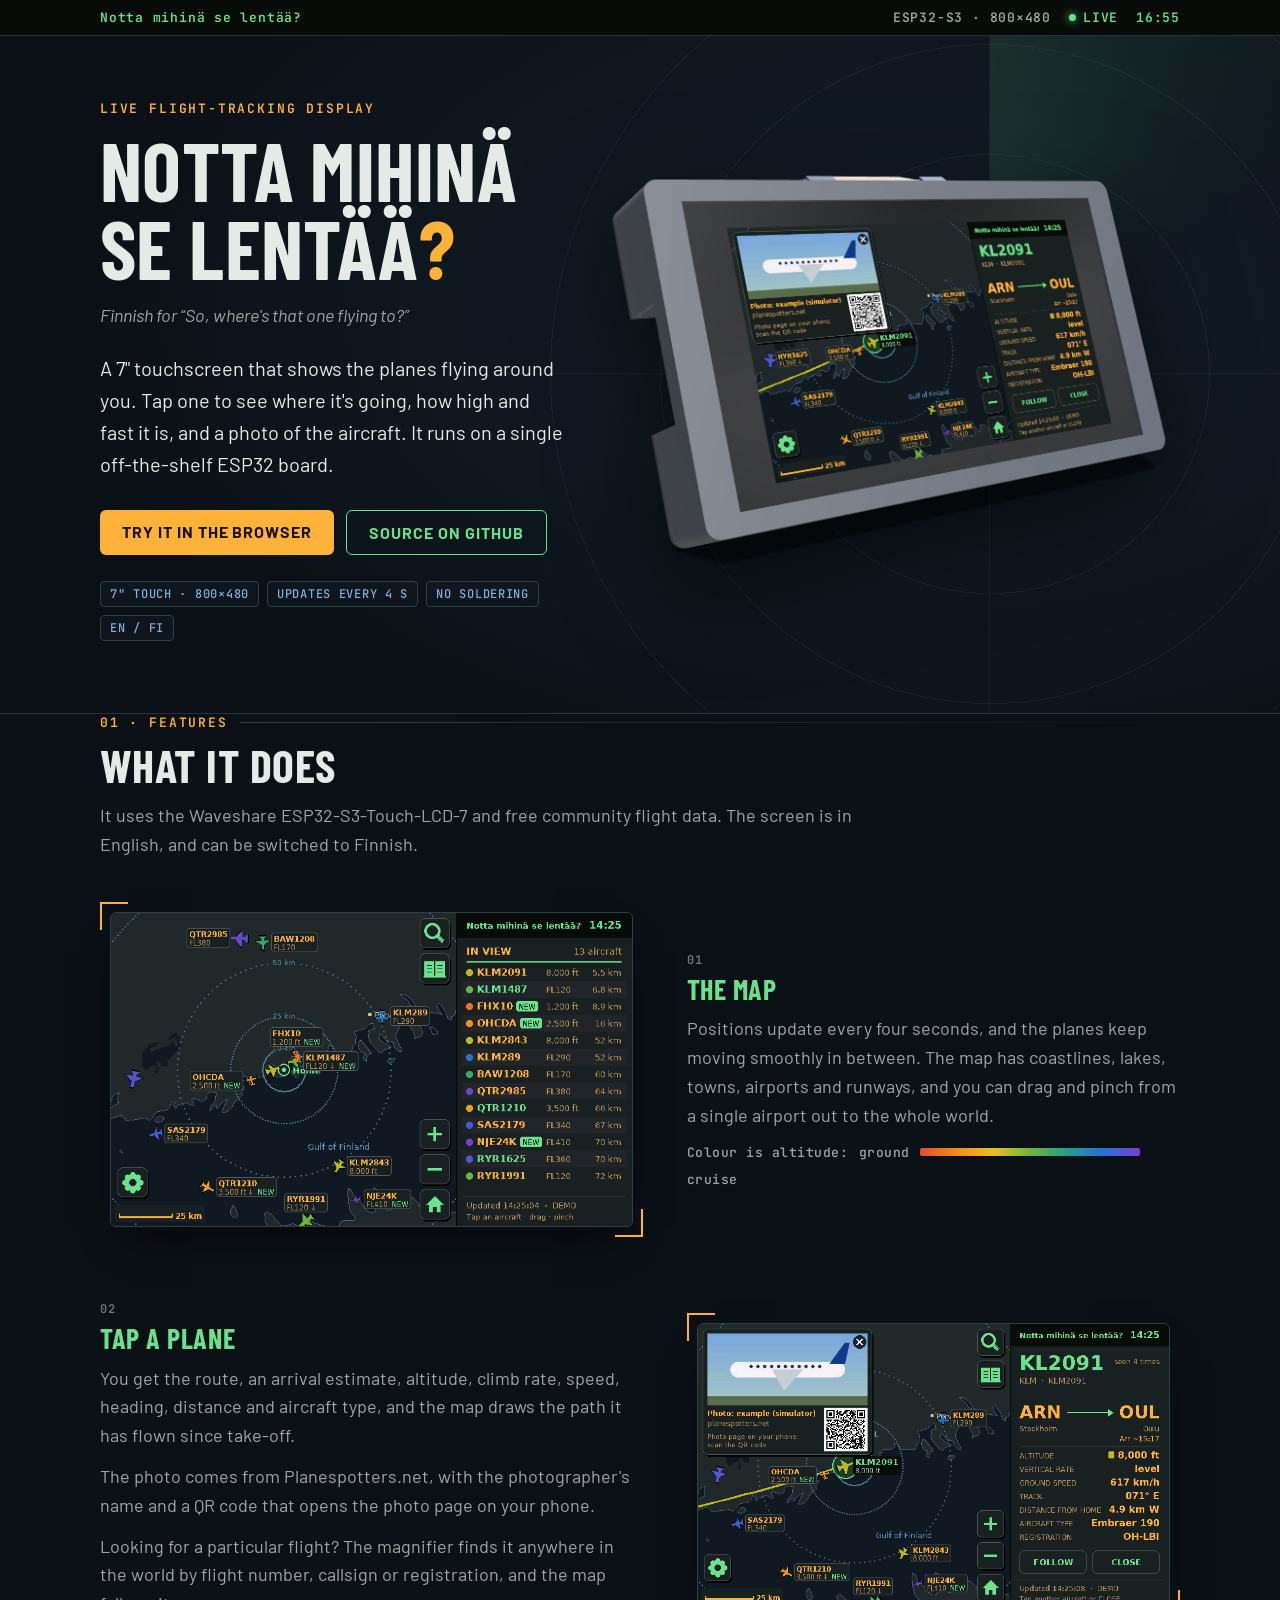
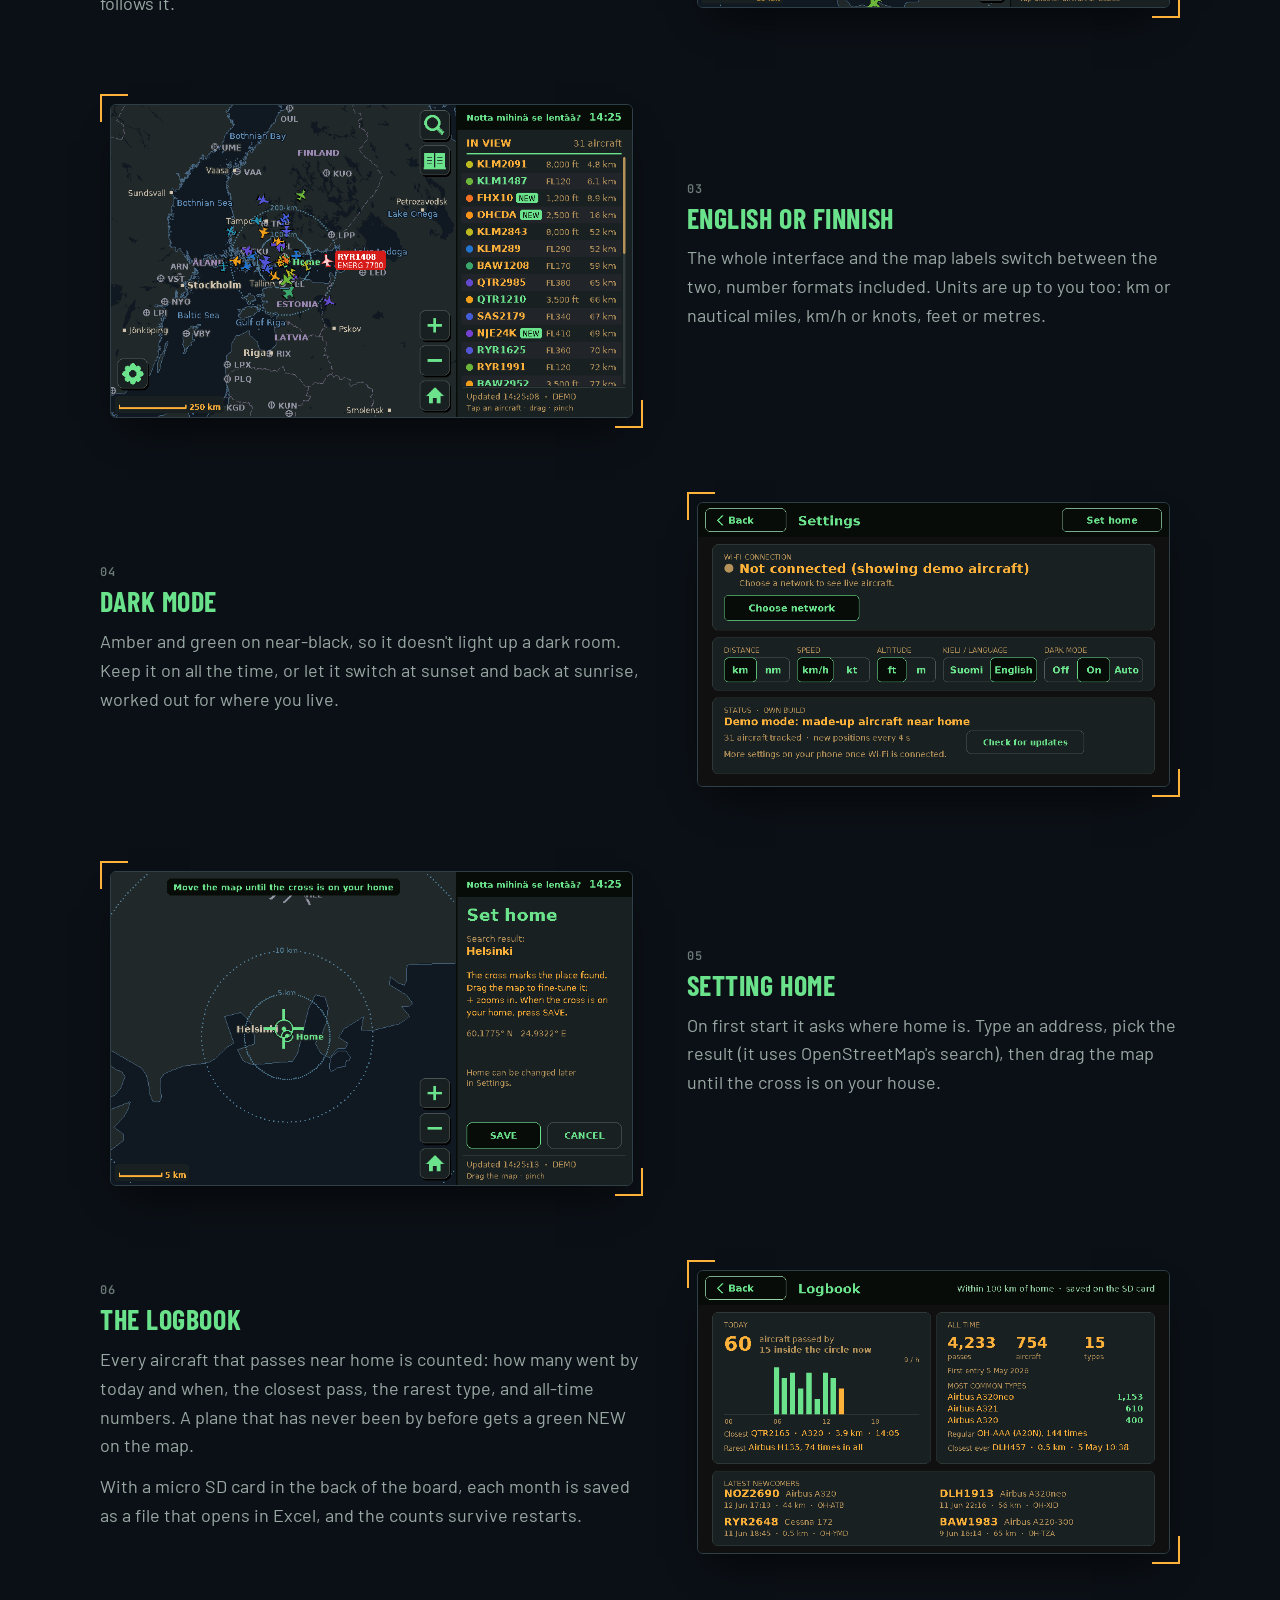
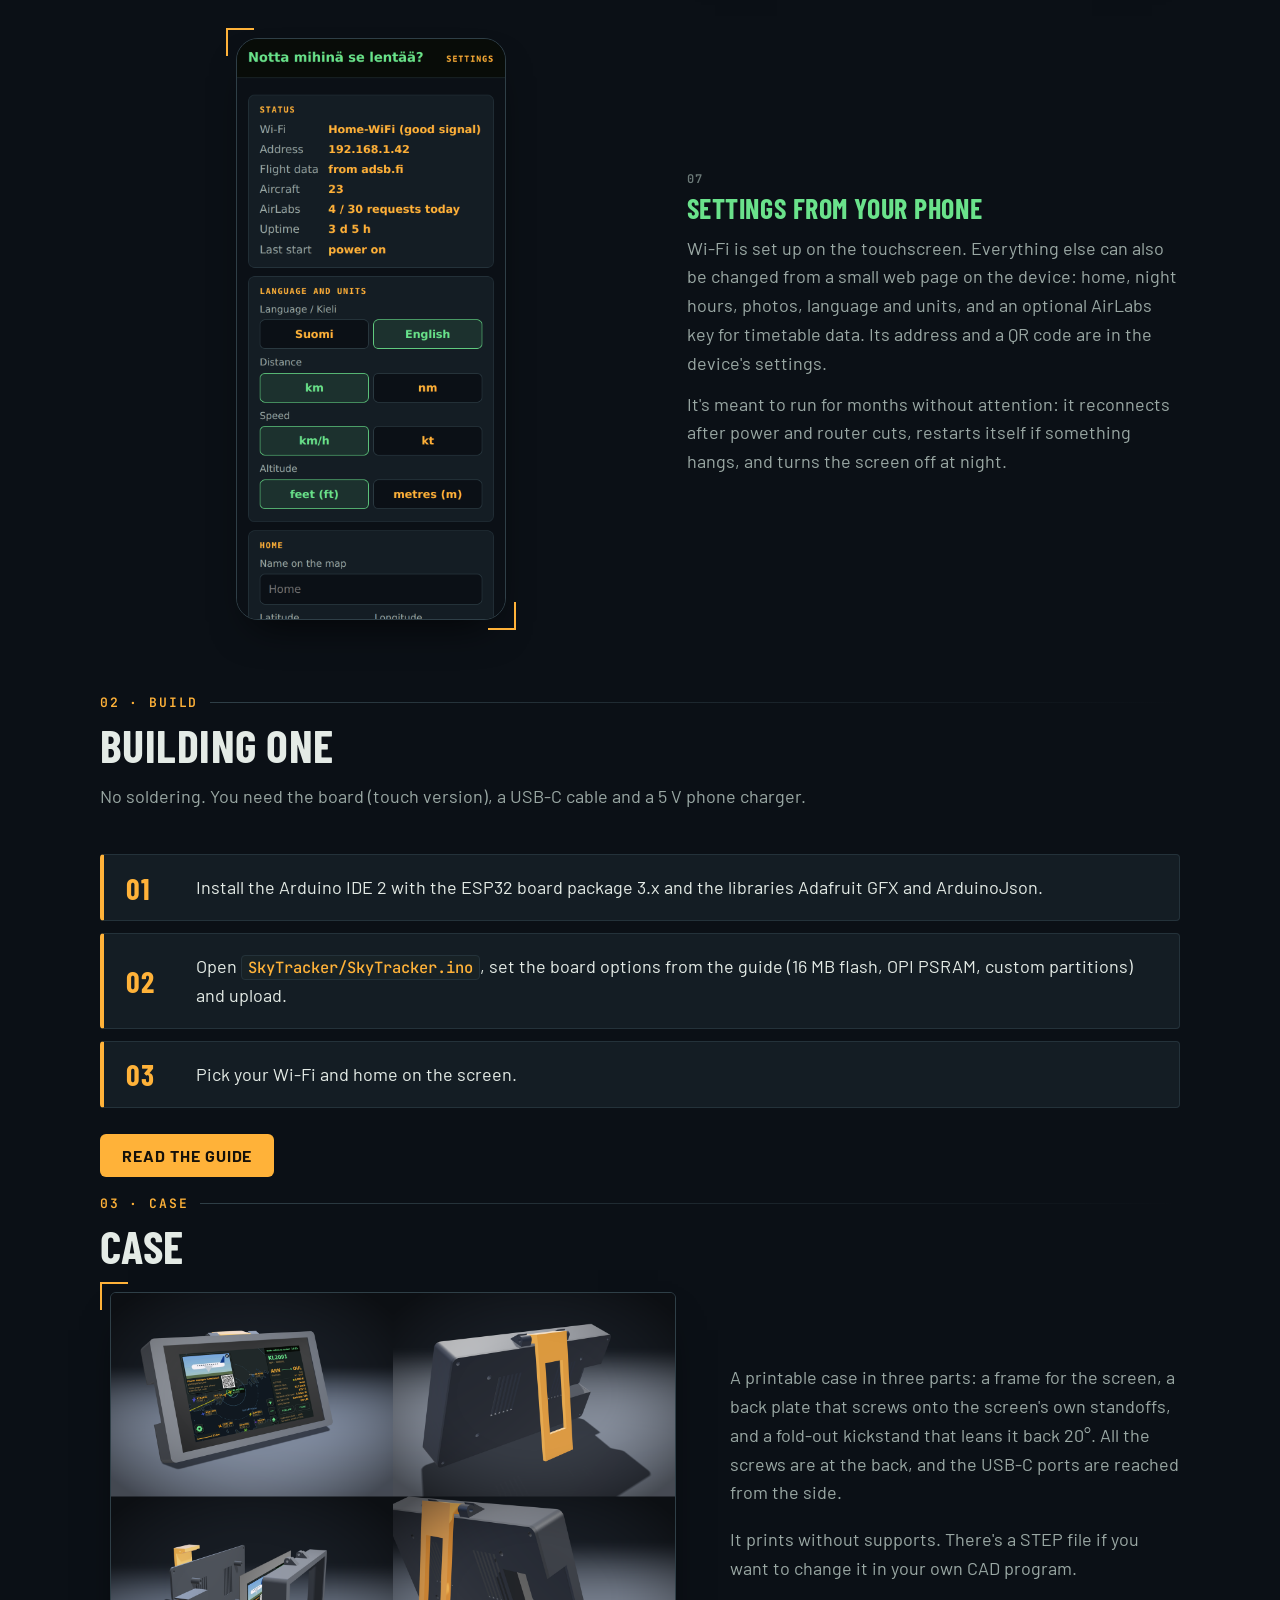
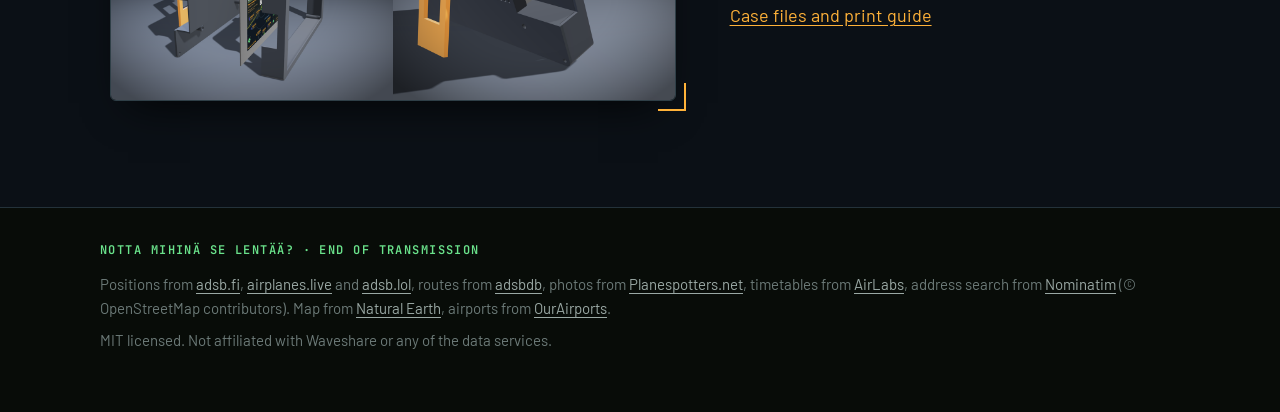
<file: docs/index.html>
<!doctype html>
<html lang="en">
<head>
<meta charset="utf-8">
<meta name="viewport" content="width=device-width, initial-scale=1">
<title>Notta mihinä se lentää? · live flight-tracking display</title>
<meta name="description" content="A live flight-tracking display for the Waveshare ESP32-S3-Touch-LCD-7: touch map, routes, flight data and aircraft photos.">
<meta property="og:title" content="Notta mihinä se lentää?">
<meta property="og:description" content="A live flight-tracking display for the Waveshare ESP32-S3-Touch-LCD-7.">
<meta property="og:image" content="https://n41kh05.github.io/notta-mihina-se-lentaa/img/social.png">
<meta property="og:type" content="website">
<meta name="twitter:card" content="summary_large_image">
<link rel="icon" href="favicon.svg">
<link rel="preconnect" href="https://fonts.googleapis.com">
<link rel="preconnect" href="https://fonts.gstatic.com" crossorigin>
<link rel="stylesheet" href="https://fonts.googleapis.com/css2?family=Barlow:ital,wght@0,400;0,500;0,600;0,700;1,400&family=Barlow+Condensed:wght@600;700&family=JetBrains+Mono:wght@500;600&display=swap">
<link rel="stylesheet" href="style.css?v=21">
<meta name="theme-color" content="#080c08">
</head>
<body>

<div class="strip">
  <div class="wrap">
    <span class="name">Notta mihinä se lentää?</span>
    <span class="right"><span class="hide-sm">ESP32-S3 · 800×480</span><span class="live">LIVE</span><time id="clock">--:--</time></span>
  </div>
</div>

<header class="hero">
  <div class="radar" aria-hidden="true"></div>
  <div class="wrap">
    <div>
      <p class="eyebrow">Live flight-tracking display</p>
      <h1>Notta mihinä se lentää<span class="q">?</span></h1>
      <p class="dialect">Finnish for “So, where's that one flying to?”</p>
      <p class="lede">A 7" touchscreen that shows the planes flying around you. Tap one to see where it's going, how high and fast it is, and a photo of the aircraft. It runs on a single off-the-shelf ESP32 board.</p>
      <div class="btns">
        <a class="btn primary" href="simulator.html?v=23">Try it in the browser</a>
        <a class="btn ghost" href="https://github.com/N41KH05/notta-mihina-se-lentaa">Source on GitHub</a>
      </div>
      <ul class="specs">
        <li>7" TOUCH · 800×480</li><li>UPDATES EVERY 4 S</li><li>NO SOLDERING</li><li>EN / FI</li>
      </ul>
    </div>
    <img class="device" src="img/device.png" width="1196" height="859" alt="The display in its 3D-printed case, showing a flight from Stockholm to Oulu in dark mode">
  </div>
</header>

<main>
<section class="wrap" id="features">
  <p class="label">01 · Features</p>
  <h2>What it does</h2>
  <p class="sub">It uses the Waveshare ESP32-S3-Touch-LCD-7 and free community flight data. The screen is in English, and can be switched to Finnish.</p>

  <div class="feature">
    <div class="frame"><img class="shot" src="img/map.png" width="800" height="480" alt="Map with planes around Helsinki" loading="lazy"></div>
    <div>
      <p class="num">01</p>
      <h3>The map</h3>
      <p>Positions update every four seconds, and the planes keep moving smoothly in between. The map has coastlines, lakes, towns, airports and runways, and you can drag and pinch from a single airport out to the whole world.</p>
      <div class="alt"><span>Colour is altitude:</span><span>ground</span><span class="bar" aria-hidden="true"></span><span>cruise</span></div>
    </div>
  </div>

  <div class="feature">
    <div class="frame"><img class="shot" src="img/selected.png" width="800" height="480" alt="A selected plane with its route and photo" loading="lazy"></div>
    <div>
      <p class="num">02</p>
      <h3>Tap a plane</h3>
      <p>You get the route, an arrival estimate, altitude, climb rate, speed, heading, distance and aircraft type, and the map draws the path it has flown since take-off.</p>
      <p>The photo comes from Planespotters.net, with the photographer's name and a QR code that opens the photo page on your phone.</p>
      <p>Looking for a particular flight? The magnifier finds it anywhere in the world by flight number, callsign or registration, and the map follows it.</p>
    </div>
  </div>

  <div class="feature">
    <div class="frame"><img class="shot" src="img/zoomout.png" width="800" height="480" alt="Zoomed out over the Baltic Sea" loading="lazy"></div>
    <div>
      <p class="num">03</p>
      <h3>English or Finnish</h3>
      <p>The whole interface and the map labels switch between the two, number formats included. Units are up to you too: km or nautical miles, km/h or knots, feet or metres.</p>
    </div>
  </div>

  <div class="feature">
    <div class="frame"><img class="shot" src="img/settings.png" width="800" height="480" alt="The settings screen with the dark mode switch" loading="lazy"></div>
    <div>
      <p class="num">04</p>
      <h3>Dark mode</h3>
      <p>Amber and green on near-black, so it doesn't light up a dark room. Keep it on all the time, or let it switch at sunset and back at sunrise, worked out for where you live.</p>
    </div>
  </div>

  <div class="feature">
    <div class="frame"><img class="shot" src="img/home_pick.png" width="800" height="480" alt="Setting home with a crosshair on the map" loading="lazy"></div>
    <div>
      <p class="num">05</p>
      <h3>Setting home</h3>
      <p>On first start it asks where home is. Type an address, pick the result (it uses OpenStreetMap's search), then drag the map until the cross is on your house.</p>
    </div>
  </div>

  <div class="feature">
    <div class="frame"><img class="shot" src="img/logbook.png" width="800" height="480" alt="The logbook: today's passes by hour and the all-time counts" loading="lazy"></div>
    <div>
      <p class="num">06</p>
      <h3>The logbook</h3>
      <p>Every aircraft that passes near home is counted: how many went by today and when, the closest pass, the rarest type, and all-time numbers. A plane that has never been by before gets a green NEW on the map.</p>
      <p>With a micro SD card in the back of the board, each month is saved as a file that opens in Excel, and the counts survive restarts.</p>
    </div>
  </div>

  <div class="feature">
    <div class="frame phone"><img class="shot" src="img/phone.png" width="780" height="1688" alt="The settings page on a phone" loading="lazy"></div>
    <div>
      <p class="num">07</p>
      <h3>Settings from your phone</h3>
      <p>Wi-Fi is set up on the touchscreen. Everything else can also be changed from a small web page on the device: home, night hours, photos, language and units, and an optional AirLabs key for timetable data. Its address and a QR code are in the device's settings.</p>
      <p>It's meant to run for months without attention: it reconnects after power and router cuts, restarts itself if something hangs, and turns the screen off at night.</p>
    </div>
  </div>
</section>

<section class="wrap" id="build">
  <p class="label">02 · Build</p>
  <h2>Building one</h2>
  <p class="sub">No soldering. You need the board (touch version), a USB-C cable and a 5 V phone charger.</p>
  <ol class="steps">
    <li>Install the Arduino IDE 2 with the ESP32 board package 3.x and the libraries Adafruit GFX and ArduinoJson.</li>
    <li>Open <code>SkyTracker/SkyTracker.ino</code>, set the board options from the guide (16 MB flash, OPI PSRAM, custom partitions) and upload.</li>
    <li>Pick your Wi-Fi and home on the screen.</li>
  </ol>
  <p class="guide-link"><a class="btn primary" href="https://github.com/N41KH05/notta-mihina-se-lentaa/blob/main/GUIDE.md">Read the guide</a></p>
</section>

<section class="wrap" id="case">
  <p class="label">03 · Case</p>
  <h2>Case</h2>
  <div class="case">
    <div class="frame"><img class="shot" src="img/case.png" width="1800" height="1300" alt="Renders of the 3D-printed case" loading="lazy"></div>
    <div>
      <p>A printable case in three parts: a frame for the screen, a back plate that screws onto the screen's own standoffs, and a fold-out kickstand that leans it back 20°. All the screws are at the back, and the USB-C ports are reached from the side.</p>
      <p>It prints without supports. There's a STEP file if you want to change it in your own CAD program.</p>
      <p><a href="https://github.com/N41KH05/notta-mihina-se-lentaa/tree/main/case">Case files and print guide</a></p>
    </div>
  </div>
</section>
</main>

<footer>
  <div class="wrap">
    <p class="sign">NOTTA MIHINÄ SE LENTÄÄ? · END OF TRANSMISSION</p>
    <p>Positions from <a href="https://adsb.fi">adsb.fi</a>, <a href="https://airplanes.live">airplanes.live</a> and <a href="https://adsb.lol">adsb.lol</a>, routes from <a href="https://www.adsbdb.com">adsbdb</a>, photos from <a href="https://www.planespotters.net">Planespotters.net</a>, timetables from <a href="https://airlabs.co">AirLabs</a>, address search from <a href="https://nominatim.org">Nominatim</a> (© OpenStreetMap contributors). Map from <a href="https://www.naturalearthdata.com">Natural Earth</a>, airports from <a href="https://ourairports.com">OurAirports</a>.</p>
    <p>MIT licensed. Not affiliated with Waveshare or any of the data services.</p>
  </div>
</footer>
<script>
(function () {
  var el = document.getElementById("clock");
  function tick() { var d = new Date(); el.textContent = String(d.getHours()).padStart(2, "0") + ":" + String(d.getMinutes()).padStart(2, "0"); }
  tick(); setInterval(tick, 10000);
})();
</script>
</body>
</html>
</file>
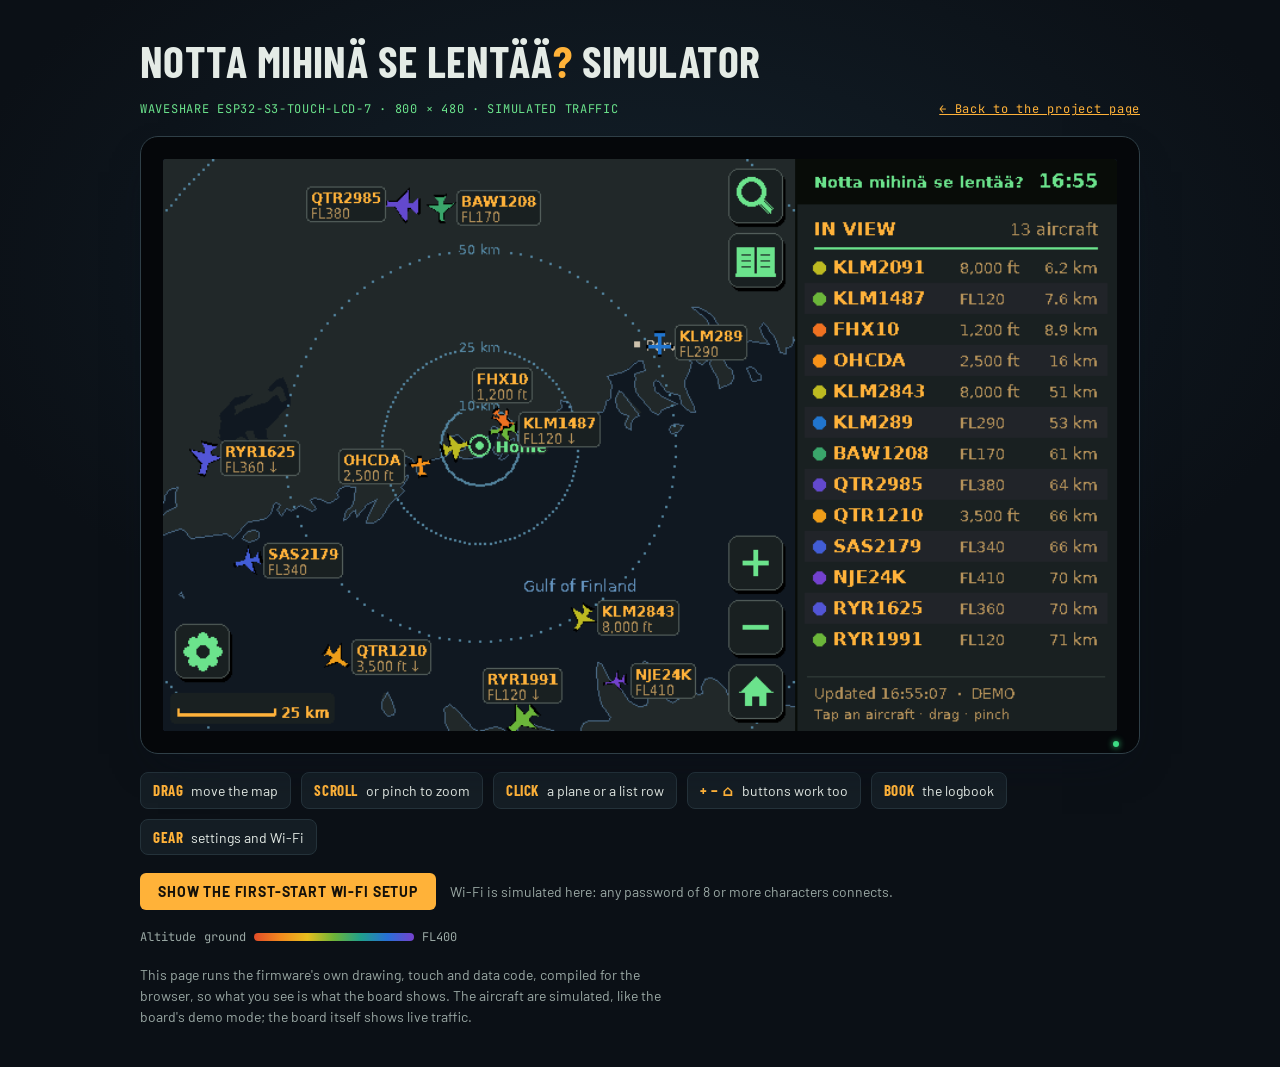
<file: docs/simulator.html>
<!doctype html>
<html lang="en">
<head>
<meta charset="utf-8">
<meta name="viewport" content="width=device-width, initial-scale=1">
<title>Notta mihinä se lentää? – simulator</title>
<link rel="icon" href="favicon.svg">
<link rel="preconnect" href="https://fonts.googleapis.com">
<link rel="preconnect" href="https://fonts.gstatic.com" crossorigin>
<link rel="stylesheet" href="https://fonts.googleapis.com/css2?family=Barlow:wght@400;600;700&family=Barlow+Condensed:wght@700&family=JetBrains+Mono:wght@500&display=swap">
<link rel="stylesheet" href="simulator.css?v=23">
<meta name="theme-color" content="#080c08">
</head>
<body>
<div class="wrap">
  <header>
    <h1>Notta mihinä se lentää<span class="q">?</span> Simulator</h1>
    <p class="spec">WAVESHARE ESP32-S3-TOUCH-LCD-7 · 800 × 480 · SIMULATED TRAFFIC</p>
    <p class="spec back"><a href="./">← Back to the project page</a></p>
  </header>

  <div class="device">
    <div class="screen">
      <canvas id="screen" width="800" height="480" tabindex="0" aria-label="Screen: drag to move the map, scroll to zoom, click a plane to select it"></canvas>
      <div class="status" id="status">Starting the firmware…</div>
    </div>
  </div>

  <ul class="legend" aria-label="Controls">
    <li><b>Drag</b> move the map</li>
    <li><b>Scroll</b> or pinch to zoom</li>
    <li><b>Click</b> a plane or a list row</li>
    <li><b>+ − ⌂</b> buttons work too</li>
    <li><b>Book</b> the logbook</li>
    <li><b>Gear</b> settings and Wi-Fi</li>
  </ul>

  <div class="tryrow">
    <button type="button" id="firstRun" class="try">Show the first-start Wi-Fi setup</button>
    <span class="hint">Wi-Fi is simulated here: any password of 8 or more characters connects.</span>
  </div>

  <div class="alt"><span>Altitude</span><span>ground</span><span class="bar" aria-hidden="true"></span><span>FL400</span></div>

  <p class="note">This page runs the firmware's own drawing, touch and data code, compiled for the browser, so what you see is what the board shows. The aircraft are simulated, like the board's demo mode; the board itself shows live traffic.</p>
</div>

<script src="simulator.js?v=23"></script>
</body>
</html>
</file>
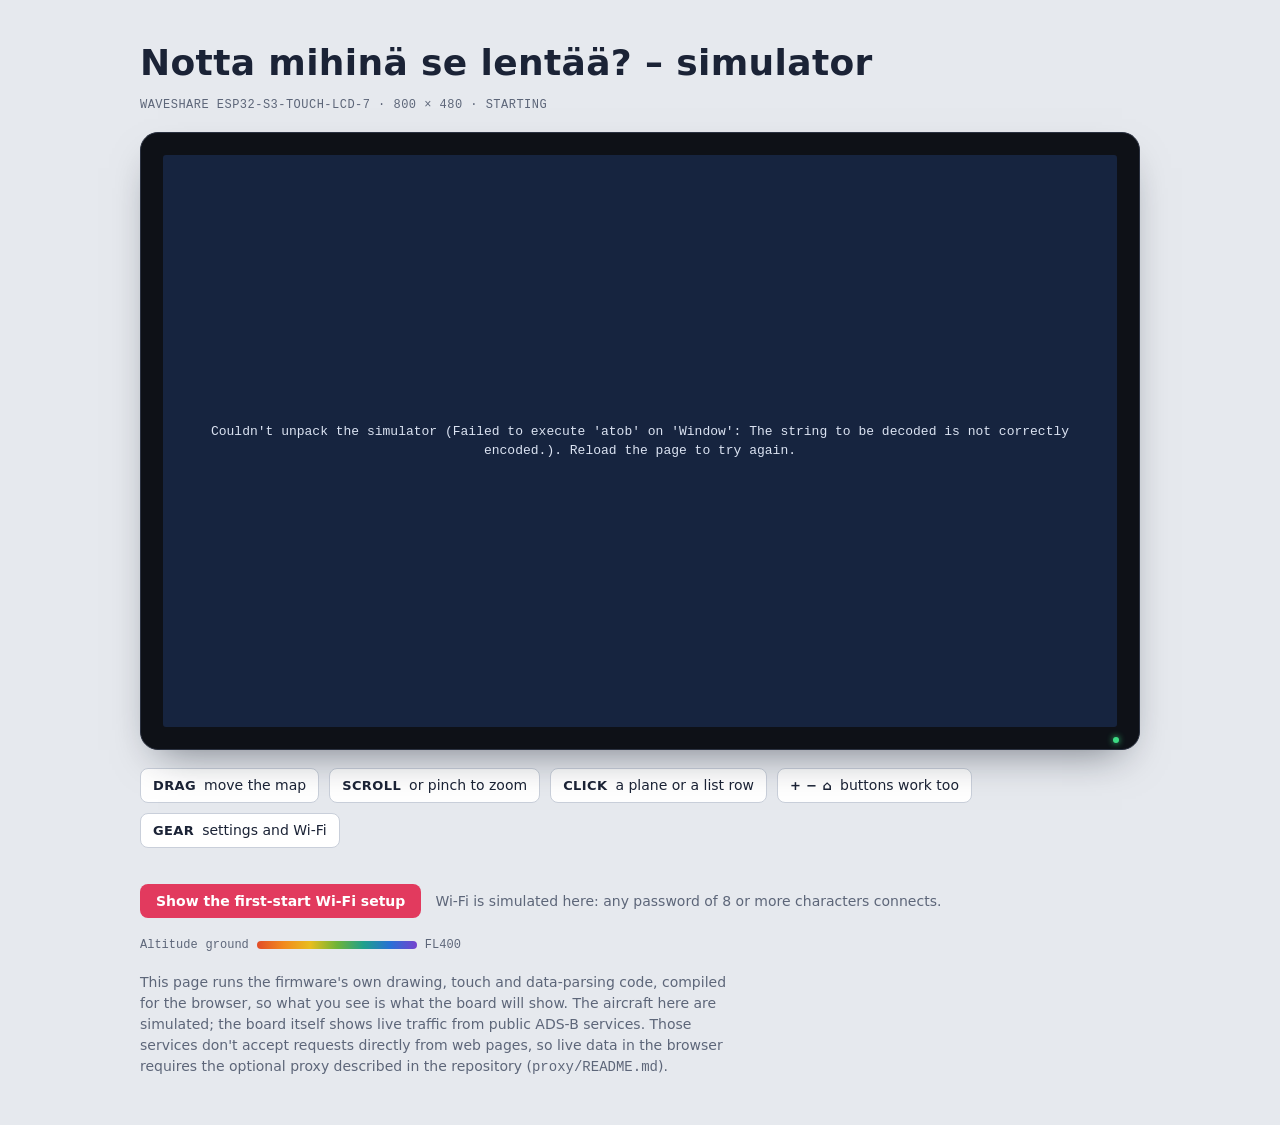
<file: simulator/page.html>
<!doctype html>
<html lang="en">
<meta charset="utf-8">
<meta name="viewport" content="width=device-width, initial-scale=1">
<title>Notta mihinä se lentää? – simulator</title>
<style>
/* Layout: the 7" board sits on a workbench; a short spec line and the gesture legend below it. */
:root {
  --bench: #e6e9ee;
  --bench-ink: #1b2336;
  --muted: #5d6679;
  --bezel: #0e1117;
  --bezel-edge: #2a3140;
  --pcb: #0f5a4a;
  --accent: #e23a5e;
  --chip: #ffffff;
  --chip-edge: #c9cfda;
  --font-display: system-ui, -apple-system, "Segoe UI", Roboto, sans-serif;
  --font-body: system-ui, -apple-system, "Segoe UI", Roboto, sans-serif;
  --font-mono: ui-monospace, "Cascadia Mono", Consolas, "SF Mono", monospace;
}
@media (prefers-color-scheme: dark) {
  :root:not([data-theme="light"]) {
    --bench: #11151d; --bench-ink: #e8ecf3; --muted: #97a1b3; --bezel: #05070a;
    --bezel-edge: #2b3242; --chip: #1b2130; --chip-edge: #323b4e; color-scheme: dark;
  }
}
:root[data-theme="dark"] {
  --bench: #11151d; --bench-ink: #e8ecf3; --muted: #97a1b3; --bezel: #05070a;
  --bezel-edge: #2b3242; --chip: #1b2130; --chip-edge: #323b4e; color-scheme: dark;
}
body { background: var(--bench); color: var(--bench-ink); font-family: var(--font-body); font-size: 15px; line-height: 1.5; }
.wrap { max-width: 1000px; margin: 0 auto; padding-inline: 16px; padding-block: 28px 40px; display: grid; gap: 18px; }
header { display: flex; flex-wrap: wrap; align-items: baseline; justify-content: space-between; gap: 6px 20px; }
h1 { margin: 0; font-family: var(--font-display); font-weight: 700; font-size: clamp(26px, 4vw, 36px); letter-spacing: 0.01em; text-wrap: balance; }
.spec { margin: 0; font-family: var(--font-mono); font-size: 12px; color: var(--muted); letter-spacing: 0.04em; }
.device {
  background: var(--bezel); border: 1px solid var(--bezel-edge); border-radius: 18px;
  padding: clamp(10px, 2.2vw, 22px); box-shadow: 0 18px 40px -18px rgba(10, 16, 30, 0.55);
  position: relative;
}
.device::after {           /* the little status LED on the bezel */
  content: ""; position: absolute; right: clamp(12px, 2vw, 20px); bottom: 6px; width: 6px; height: 6px;
  border-radius: 50%; background: #3ddc84; box-shadow: 0 0 6px #3ddc84;
}
.screen { position: relative; aspect-ratio: 800 / 480; max-width: 100%; background: #16243f; border-radius: 3px; overflow: hidden; }
canvas { display: block; width: 100%; height: 100%; touch-action: none; cursor: grab; image-rendering: auto; }
canvas:active { cursor: grabbing; }
canvas:focus-visible { outline: 3px solid var(--accent); outline-offset: 3px; }
.status[hidden] { display: none; }
.status { pointer-events: none; user-select: none; -webkit-user-select: none; position: absolute; inset: 0; display: grid; place-items: center; color: #dbe3f2; font-family: var(--font-mono); font-size: 13px; text-align: center; padding: 16px; }
.legend { display: flex; flex-wrap: wrap; gap: 10px; margin: 0; padding: 0; list-style: none; }
.legend li { display: flex; align-items: center; gap: 8px; background: var(--chip); border: 1px solid var(--chip-edge); border-radius: 8px; padding: 6px 12px; font-size: 14px; }
.legend b { font-family: var(--font-display); font-weight: 700; letter-spacing: 0.03em; text-transform: uppercase; font-size: 13px; }
.tryrow { display: flex; flex-wrap: wrap; align-items: center; gap: 10px 14px; }
.try { font: 600 14px var(--font-body); color: #fff; background: var(--accent); border: 0; border-radius: 8px; padding: 9px 16px; cursor: pointer; }
.try:hover { filter: brightness(1.08); }
.modes[hidden] { display: none; }
.modes { display: inline-flex; border: 1px solid var(--chip-edge); border-radius: 8px; overflow: hidden; background: var(--chip); }
.modes button { font: 600 14px var(--font-body); color: var(--bench-ink); background: transparent; border: 0; padding: 8px 14px; cursor: pointer; }
.modes button[aria-pressed="true"] { background: #162442; color: #fff; }
.hint b { font-weight: 600; }
.try:focus-visible { outline: 3px solid var(--bench-ink); outline-offset: 2px; }
.hint { font-size: 14px; color: var(--muted); min-width: 0; }
.note { margin: 0; max-width: 68ch; color: var(--muted); font-size: 14px; }
.alt { display: flex; align-items: center; gap: 8px; font-family: var(--font-mono); font-size: 12px; color: var(--muted); flex-wrap: wrap; }
.alt .bar { width: 160px; max-width: 40vw; height: 8px; border-radius: 4px;
  background: linear-gradient(90deg, #e24c28, #f28a1e, #e8be1e, #6eb438, #20a08c, #2870d6, #7642ce); }
@media (prefers-reduced-motion: reduce) { .device::after { box-shadow: none; } }
</style>

<div class="wrap">
  <header>
    <h1>Notta mihinä se lentää? – simulator</h1>
    <p class="spec">WAVESHARE ESP32-S3-TOUCH-LCD-7 · 800 × 480 · <span id="modeLabel">STARTING</span></p>
  </header>

  <div class="device">
    <div class="screen">
      <canvas id="screen" width="800" height="480" tabindex="0" aria-label="Screen: drag to move the map, scroll to zoom, click a plane to select it"></canvas>
      <div class="status" id="status">Starting the firmware…</div>
    </div>
  </div>

  <ul class="legend" aria-label="Controls">
    <li><b>Drag</b> move the map</li>
    <li><b>Scroll</b> or pinch to zoom</li>
    <li><b>Click</b> a plane or a list row</li>
    <li><b>+ − ⌂</b> buttons work too</li>
    <li><b>Gear</b> settings and Wi-Fi</li>
  </ul>

  <div class="tryrow">
    <div class="modes" id="modes" role="group" aria-label="Aircraft data" hidden>
      <button type="button" id="modeLive" aria-pressed="true">Live data</button>
      <button type="button" id="modeSim" aria-pressed="false">Simulated</button>
    </div>
    <span class="hint" id="liveNote"></span>
  </div>

  <div class="tryrow">
    <button type="button" id="firstRun" class="try">Show the first-start Wi-Fi setup</button>
    <span class="hint">Wi-Fi is simulated here: any password of 8 or more characters connects.</span>
  </div>

  <div class="alt"><span>Altitude</span><span>ground</span><span class="bar" aria-hidden="true"></span><span>FL400</span></div>

  <p class="note">This page runs the firmware's own drawing, touch and data-parsing code, compiled for the browser, so what you see is what the board will show. The aircraft here are simulated; the board itself shows live traffic from public ADS-B services. Those services don't accept requests directly from web pages, so live data in the browser requires the optional proxy described in the repository (<code>proxy/README.md</code>).</p>
</div>

<script>
const WASM_GZ_B64 = "__WASM__";

// Optional: a CORS proxy for the live data (see proxy/README.md). It is called as
// PROXY?url=<encoded service URL>. Can also be given as ?proxy=... in the page address.
const LIVE_PROXY = "";

(async function () {
  const statusEl = document.getElementById("status");
  const canvas = document.getElementById("screen");
  const ctx = canvas.getContext("2d");
  const fail = (msg) => { statusEl.hidden = false; statusEl.textContent = msg; };

  if (!("WebAssembly" in window) || !("DecompressionStream" in window)) {
    fail("This browser is too old to run the simulator. Try a current Chrome, Edge, Firefox or Safari.");
    return;
  }

  // Unpack the embedded firmware build.
  let bytes;
  try {
    const raw = Uint8Array.from(atob(WASM_GZ_B64), (c) => c.charCodeAt(0));
    const stream = new Blob([raw]).stream().pipeThrough(new DecompressionStream("gzip"));
    bytes = await new Response(stream).arrayBuffer();
  } catch (e) {
    fail("Couldn't unpack the simulator (" + e.message + "). Reload the page to try again.");
    return;
  }

  // The few system calls the C code expects; output just goes to the console.
  let memory;
  const wasi = {
    fd_write(fd, iovs, iovsLen, nwritten) {
      const v = new DataView(memory.buffer);
      let n = 0, text = "";
      for (let i = 0; i < iovsLen; i++) {
        const p = v.getUint32(iovs + i * 8, true), l = v.getUint32(iovs + i * 8 + 4, true);
        text += new TextDecoder().decode(new Uint8Array(memory.buffer, p, l));
        n += l;
      }
      if (text.trim()) console.log(text.trim());
      v.setUint32(nwritten, n, true);
      return 0;
    },
    fd_close() { return 0; },
    fd_seek() { return 0; },
  };

  let ex;
  try {
    const { instance } = await WebAssembly.instantiate(bytes, { wasi_snapshot_preview1: wasi });
    ex = instance.exports;
    memory = ex.memory;
    if (ex._initialize) ex._initialize();
  } catch (e) {
    fail("The simulator failed to start (" + e.message + ").");
    return;
  }

  const t0 = performance.now();
  const now = () => Math.floor(performance.now() - t0) + 1000;
  ex.sim_init(now());
  statusEl.hidden = true;

  // RGB565 -> RGBA lookup table (little-endian canvas pixels).
  const lut = new Uint32Array(65536);
  for (let v = 0; v < 65536; v++) {
    const r = ((v >> 11) & 31) * 255 / 31, g = ((v >> 5) & 63) * 255 / 63, b = (v & 31) * 255 / 31;
    lut[v] = 0xff000000 | (Math.round(b) << 16) | (Math.round(g) << 8) | Math.round(r);
  }
  const image = ctx.createImageData(800, 480);
  const out = new Uint32Array(image.data.buffer);

  // Pointers (mouse or fingers) -> screen pixels, fed to the firmware's gesture code.
  const pointers = new Map();
  const toScreen = (e) => {
    const r = canvas.getBoundingClientRect();
    return [Math.round((e.clientX - r.left) * 800 / r.width), Math.round((e.clientY - r.top) * 480 / r.height)];
  };
  canvas.addEventListener("pointerdown", (e) => { canvas.setPointerCapture(e.pointerId); pointers.set(e.pointerId, toScreen(e)); e.preventDefault(); });
  canvas.addEventListener("pointermove", (e) => { if (pointers.has(e.pointerId) && !lifted.has(e.pointerId)) pointers.set(e.pointerId, toScreen(e)); });
  // A lifted finger is removed only after the firmware has seen it at least once,
  // so very quick taps (a mouse click, a trackpad tap) still count.
  const lifted = new Set();
  const up = (e) => { if (pointers.has(e.pointerId)) lifted.add(e.pointerId); };
  canvas.addEventListener("pointerup", up);
  canvas.addEventListener("pointercancel", up);
  let lastWheel = 0;
  canvas.addEventListener("wheel", (e) => {
    e.preventDefault();
    const t = performance.now();
    if (t - lastWheel < 180 || Math.abs(e.deltaY) < 2) return;
    lastWheel = t;
    ex.sim_zoom(e.deltaY < 0 ? 1 : -1);
  }, { passive: false });
  canvas.addEventListener("keydown", (e) => {
    if (e.key === "+" || e.key === "=") ex.sim_zoom(1);
    else if (e.key === "-") ex.sim_zoom(-1);
  });

  document.getElementById("firstRun").addEventListener("click", () => { ex.sim_first_run(); canvas.focus(); });

  // ---- Live data ------------------------------------------------------------------------
  const params = new URLSearchParams(location.search);
  const PROXY = params.get("proxy") || LIVE_PROXY;
  const SOURCES = [
    { name: "adsb.lol", url: (la, lo, r) => `https://api.adsb.lol/v2/lat/${la}/lon/${lo}/dist/${r}` },
    { name: "adsb.fi", url: (la, lo, r) => `https://opendata.adsb.fi/api/v3/lat/${la}/lon/${lo}/dist/${r}` },
    { name: "airplanes.live", url: (la, lo, r) => `https://api.airplanes.live/v2/point/${la}/${lo}/${r}` },
  ];
  const via = (u) => PROXY ? PROXY + (PROXY.includes("?") ? "&" : "?") + "url=" + encodeURIComponent(u) : u;
  async function getText(url, ms = 8000) {
    const c = new AbortController();
    const timer = setTimeout(() => c.abort(), ms);
    try {
      const r = await fetch(via(url), { signal: c.signal, cache: "no-store" });
      if (!r.ok) { const e = new Error("HTTP " + r.status); e.status = r.status; throw e; }
      return await r.text();
    } finally { clearTimeout(timer); }
  }
  const enc = new TextEncoder(), dec = new TextDecoder();
  // Write strings into the firmware's text buffer, NUL-separated. Returns their offsets.
  function put(...parts) {
    const bytes = parts.map((p) => enc.encode(p));
    const total = bytes.reduce((n, b) => n + b.length + 1, 0);
    const ptr = ex.sim_buf(total);
    const mem = new Uint8Array(memory.buffer);
    const offs = [];
    let o = 0;
    for (const b of bytes) { offs.push(o); mem.set(b, ptr + o); mem[ptr + o + b.length] = 0; o += b.length + 1; }
    return { offs, lens: bytes.map((b) => b.length) };
  }
  const cstr = (p) => { const m = new Uint8Array(memory.buffer); let e = p; while (m[e]) e++; return dec.decode(m.subarray(p, e)); };

  const modeLabel = document.getElementById("modeLabel"), liveNote = document.getElementById("liveNote");
  const btnLive = document.getElementById("modeLive"), btnSim = document.getElementById("modeSim");
  let liveOn = false, busy = false, everOk = false, failRounds = 0, srcIdx = 0, lastFetch = -1e9, lastKey = "";
  function setLive(on, note) {
    liveOn = on;
    ex.sim_live(on ? 1 : 0);
    btnLive.setAttribute("aria-pressed", on); btnSim.setAttribute("aria-pressed", !on);
    modeLabel.textContent = on ? "LIVE DATA" : "SIMULATED TRAFFIC";
    liveNote.textContent = note || (on ? "Real aircraft from public ADS-B feeds, fetched by your browser." : "Made-up traffic around home, as in the board's demo mode.");
    failRounds = 0; everOk = false; lastFetch = -1e9;
    if (on) poll();
  }
  btnLive.addEventListener("click", () => setLive(true));
  btnSim.addEventListener("click", () => setLive(false));

  async function poll() {
    if (!liveOn || busy || document.hidden) return;
    busy = true;
    lastFetch = performance.now();
    const lat = ex.sim_query_lat().toFixed(4), lon = ex.sim_query_lon().toFixed(4), r = ex.sim_query_radius();
    lastKey = lat + lon + r;
    const errors = [];
    let ok = false;
    for (let i = 0; i < SOURCES.length && !ok && liveOn; i++) {
      const k = (srcIdx + i) % SOURCES.length, src = SOURCES[k];
      try {
        const text = await getText(src.url(lat, lon, r));
        if (!liveOn) break;
        const { offs, lens } = put(text, src.name);
        if (ex.sim_live_planes(lens[0], offs[1]) >= 0) { ok = true; srcIdx = k; }
        else errors.push(src.name + ": virheellinen vastaus");
      } catch (e) {
        errors.push(src.name + ": " + (e.name === "AbortError" ? "ei vastausta" : e.status ? "HTTP " + e.status : "estetty selaimessa"));
      }
    }
    if (liveOn) {
      if (ok) {
        everOk = true; failRounds = 0;
        modeLabel.textContent = "LIVE DATA · " + SOURCES[srcIdx].name.toUpperCase();
      } else {
        put(errors.join("; ")); ex.sim_live_error();
        if (++failRounds >= 1 && !everOk)          // never worked here: show simulated traffic right away
          setLive(false, PROXY ? "The live-data proxy isn't answering, so simulated traffic is shown."
                               : "The flight-data services don't allow direct browser access, so simulated traffic is shown.");
      }
    }
    busy = false;
  }
  setInterval(poll, 4000);
  document.addEventListener("visibilitychange", () => { if (!document.hidden) poll(); });

  // Routes, photos and address searches the firmware asks for.
  let routeBusy = false, photoBusy = "", searchBusy = false;
  async function serviceRequests() {
    if (!liveOn) return;
    const rp = ex.sim_route_pending();
    if (rp && !routeBusy) {
      routeBusy = true;
      const cs = cstr(rp);
      let len = -1, text = "";
      try { text = await getText("https://api.adsbdb.com/v0/callsign/" + encodeURIComponent(cs)); len = 1; } catch (e) {}
      const { offs, lens } = put(len > 0 ? text : "", cs);
      const bufPtr = ex.sim_buf(0);
      ex.sim_route_result(bufPtr + offs[1], len > 0 ? lens[0] : -1);
      routeBusy = false;
    }
    const hp = ex.sim_photo_wanted();
    if (hp && !photoBusy) {
      const hex = cstr(hp), reg = cstr(ex.sim_photo_reg());
      photoBusy = hex;
      await fetchPhoto(hex, reg);
      photoBusy = "";
    }
    const sq = ex.sim_search_wanted();
    if (sq && !searchBusy) {
      searchBusy = true;
      const q = cstr(sq);
      try {
        const text = await getText("https://nominatim.openstreetmap.org/search?format=jsonv2&limit=6&accept-language=fi&q=" + encodeURIComponent(q));
        const { lens } = put(text);
        ex.sim_search_result(lens[0]);
      } catch (e) { ex.sim_search_result(-1); }
      searchBusy = false;
    }
  }
  setInterval(serviceRequests, 300);

  const PHOTO_W = 272, PHOTO_H = 122;
  const photoCanvas = document.createElement("canvas");
  photoCanvas.width = PHOTO_W; photoCanvas.height = PHOTO_H;
  const pctx = photoCanvas.getContext("2d", { willReadFrequently: true });
  async function fetchPhoto(hex, reg) {
    const done = (state, who = "", link = "") => { const { offs } = put(hex, who, link); ex.sim_photo_done(state, offs[1], offs[2]); };
    try {
      let info = JSON.parse(await getText("https://api.planespotters.net/pub/photos/hex/" + hex));
      if (!(info.photos && info.photos.length) && reg)
        info = JSON.parse(await getText("https://api.planespotters.net/pub/photos/reg/" + encodeURIComponent(reg)));
      const ph = info.photos && info.photos[0];
      if (!ph || !ph.thumbnail_large) { done(3); return; }                 // no photo of this aircraft
      const img = new Image();
      img.crossOrigin = "anonymous";
      await new Promise((ok, bad) => { img.onload = ok; img.onerror = bad; img.src = via(ph.thumbnail_large.src); });
      // Fill the card, cropping the edges (like the board does).
      const s = Math.max(PHOTO_W / img.naturalWidth, PHOTO_H / img.naturalHeight);
      const w = img.naturalWidth * s, h = img.naturalHeight * s;
      pctx.drawImage(img, (PHOTO_W - w) / 2, (PHOTO_H - h) / 2, w, h);
      const d = pctx.getImageData(0, 0, PHOTO_W, PHOTO_H).data;           // throws if the image isn't shareable
      const px = new Uint16Array(memory.buffer, ex.sim_photo_pixels(), PHOTO_W * PHOTO_H);
      for (let i = 0; i < px.length; i++)
        px[i] = ((d[i * 4] >> 3) << 11) | ((d[i * 4 + 1] >> 2) << 5) | (d[i * 4 + 2] >> 3);
      let link = (ph.link || "").split("?")[0];
      if (link.length > 78) { const m = link.match(/^https:\/\/www\.planespotters\.net\/photo\/\d+/); if (m) link = m[0]; }
      done(2, ph.photographer || "", link);
    } catch (e) {
      done(0);                                                             // not reachable: no card
    }
  }

  // Live data needs a proxy: the public flight-data services don't allow direct requests
  // from web pages. Without one, the demo shows simulated traffic.
  if (PROXY) {
    document.getElementById("modes").hidden = false;
    setLive(!params.has("demo"));
  } else {
    setLive(false, "Simulated traffic around home, as in the board's demo mode.");
  }

  let lastDraw = 0, lastCheck = 0;
  function tick(t) {
    const pts = [...pointers.values()];
    const [a = [0, 0], b = [0, 0]] = pts;
    ex.sim_touch(Math.min(pts.length, 2), a[0], a[1], b[0], b[1], now());
    for (const id of lifted) pointers.delete(id);
    lifted.clear();
    // Redraw 5 times a second like the board, or every frame while touching.
    if (pts.length || t - lastDraw > 190) {
      lastDraw = t;
      const d = new Date();
      const ptr = ex.sim_frame(now(), d.getHours(), d.getMinutes(), d.getSeconds());
      const px = new Uint16Array(memory.buffer, ptr, 800 * 480);
      for (let i = 0; i < px.length; i++) out[i] = lut[px[i]];
      ctx.putImageData(image, 0, 0);
    }
    // After the map is moved or zoomed, fetch the new area soon.
    if (liveOn && !busy && !pts.length && t - lastCheck > 500) {
      lastCheck = t;
      if (performance.now() - lastFetch > 1500) {
        const key = ex.sim_query_lat().toFixed(4) + ex.sim_query_lon().toFixed(4) + ex.sim_query_radius();
        if (key !== lastKey) poll();
      }
    }
    requestAnimationFrame(tick);
  }
  requestAnimationFrame(tick);
})();
</script>
</file>
<file: docs/style.css>
/* Same palette as the device's dark mode: amber and green on near-black. */
:root {
  --bg: #0b1016; --bg2: #101820; --panel: #141d24; --panel2: #182226; --line: #24323a; --line2: #2f3f47;
  --amber: #ffb239; --green: #6ae28b; --blue: #83aed5;
  --text: #e4ebe6; --text2: #9aa8a4; --text3: #6c7a78;
  --display: "Barlow Condensed", "Arial Narrow", system-ui, sans-serif;
  --body: "Barlow", system-ui, -apple-system, "Segoe UI", Roboto, sans-serif;
  --mono: "JetBrains Mono", ui-monospace, "Cascadia Mono", Consolas, monospace;
  color-scheme: dark;
}
* { box-sizing: border-box; }
html { scroll-behavior: smooth; }
body { margin: 0; background: var(--bg); color: var(--text); font: 18px/1.6 var(--body); }
a { color: var(--amber); text-underline-offset: 3px; }
img { max-width: 100%; height: auto; display: block; }
.wrap { max-width: 1120px; margin: 0 auto; padding: 0 20px; }
::selection { background: var(--amber); color: #111; }

/* status strip, like the top bar on the screen */
.strip { background: #080c08; border-bottom: 1px solid var(--line); font: 600 13px var(--mono); letter-spacing: .06em; }
.strip .wrap { display: flex; justify-content: space-between; align-items: center; gap: 12px; padding-top: 9px; padding-bottom: 9px; }
.strip .name { color: var(--green); }
.strip .right { display: flex; gap: 18px; align-items: center; color: var(--text2); }
.strip .live { color: var(--green); display: inline-flex; align-items: center; gap: 7px; }
.strip .live::before { content: ""; width: 7px; height: 7px; border-radius: 50%; background: var(--green); box-shadow: 0 0 8px var(--green); animation: blink 2s infinite; }
.strip time { color: var(--green); }
@keyframes blink { 50% { opacity: .25; } }

/* hero with a radar scope behind it */
.hero { position: relative; overflow: hidden; padding: 64px 0 72px; border-bottom: 1px solid var(--line);
  background: radial-gradient(1200px 700px at 72% 40%, #13202a 0%, var(--bg) 70%); }
.radar { position: absolute; width: 1100px; height: 1100px; right: -260px; top: 50%; transform: translateY(-50%);
  border-radius: 50%; pointer-events: none; opacity: .55;
  background:
    repeating-radial-gradient(circle, transparent 0 109px, rgba(131,174,213,.16) 109px 110px),
    linear-gradient(transparent calc(50% - .5px), rgba(131,174,213,.14) calc(50% - .5px) calc(50% + .5px), transparent calc(50% + .5px)),
    linear-gradient(90deg, transparent calc(50% - .5px), rgba(131,174,213,.14) calc(50% - .5px) calc(50% + .5px), transparent calc(50% + .5px));
  -webkit-mask: radial-gradient(circle, #000 55%, transparent 71%); mask: radial-gradient(circle, #000 55%, transparent 71%); }
.radar::after { content: ""; position: absolute; inset: 0; border-radius: 50%;
  background: conic-gradient(from 0deg, rgba(106,226,139,.22), rgba(106,226,139,0) 55deg, transparent 360deg);
  animation: sweep 6s linear infinite; }
@keyframes sweep { to { transform: rotate(360deg); } }
.hero .wrap { position: relative; display: grid; grid-template-columns: 1fr 1.25fr; gap: 32px; align-items: center; }
.eyebrow { font: 600 13px var(--mono); letter-spacing: .14em; text-transform: uppercase; color: var(--amber); margin: 0 0 14px; }
.hero h1 { font: 700 clamp(46px, 6.6vw, 82px)/0.95 var(--display); letter-spacing: .005em; margin: 0 0 14px; text-transform: uppercase; }
.hero h1 .q { color: var(--amber); }
.hero .dialect { font-style: italic; color: var(--text2); margin: 0 0 22px; }
.hero .lede { font-size: 20px; color: var(--text); margin: 0 0 30px; max-width: 31em; }
.hero .device { filter: drop-shadow(0 30px 50px rgba(0,0,0,.6)); margin-right: -40px; }
.specs { display: flex; flex-wrap: wrap; gap: 8px; margin: 26px 0 0; padding: 0; list-style: none; }
.specs li { font: 500 12px var(--mono); letter-spacing: .06em; color: var(--blue); border: 1px solid var(--line2); border-radius: 4px; padding: 4px 9px; background: rgba(16,24,32,.7); }

.btns { display: flex; flex-wrap: wrap; gap: 12px; }
.btn { display: inline-block; padding: 12px 22px; border-radius: 6px; font: 700 16px var(--body); letter-spacing: .06em; text-transform: uppercase; text-decoration: none; transition: transform .15s, box-shadow .15s; }
.btn.primary { background: var(--amber); color: #15110a; }
.btn.primary:hover { box-shadow: 0 0 24px rgba(255,178,57,.35); transform: translateY(-1px); }
.btn.ghost { border: 1.5px solid var(--green); color: var(--green); }
.btn.ghost:hover { background: rgba(106,226,139,.08); transform: translateY(-1px); }

/* sections */
section { padding: 84px 0 8px; }
.label { font: 600 13px var(--mono); letter-spacing: .14em; color: var(--amber); text-transform: uppercase; margin: 0 0 10px; display: flex; align-items: center; gap: 12px; }
.label::after { content: ""; flex: 1; height: 1px; background: linear-gradient(90deg, var(--line2), transparent); }
h2 { font: 700 clamp(34px, 4.4vw, 46px)/1.05 var(--display); text-transform: uppercase; letter-spacing: .01em; margin: 0 0 12px; }
.sub { color: var(--text2); margin: 0 0 44px; max-width: 42em; }

.feature { display: grid; grid-template-columns: 1.1fr 1fr; gap: 44px; align-items: center; margin: 0 0 64px; }
.feature:nth-of-type(even) .frame { order: 2; }
.feature h3 { font: 700 28px/1.1 var(--display); text-transform: uppercase; letter-spacing: .02em; color: var(--green); margin: 0 0 10px; }
.feature .num { font: 600 12px var(--mono); color: var(--text3); letter-spacing: .12em; margin: 0 0 6px; }
.feature p { margin: 0 0 12px; color: var(--text2); }
.feature p b { color: var(--text); }

/* screenshots in a HUD frame: corner brackets in amber */
.frame { position: relative; padding: 10px; }
.frame::before, .frame::after { content: ""; position: absolute; width: 26px; height: 26px; border: 2px solid var(--amber); pointer-events: none; }
.frame::before { top: 0; left: 0; border-right: 0; border-bottom: 0; }
.frame::after { bottom: 0; right: 0; border-left: 0; border-top: 0; }
.shot { border-radius: 6px; overflow: hidden; border: 1px solid var(--line2); background: #000; box-shadow: 0 20px 40px -18px rgba(0,0,0,.8); }
.frame.phone { max-width: 290px; justify-self: center; }
.frame.phone .shot { border-radius: 22px; }

/* build steps as flight strips */
ol.steps { counter-reset: s; list-style: none; padding: 0; margin: 0; display: grid; gap: 12px; }
ol.steps li { counter-increment: s; background: var(--panel); border: 1px solid var(--line); border-left: 4px solid var(--amber);
  border-radius: 4px; padding: 18px 22px 18px 92px; position: relative; color: var(--text); }
ol.steps li::before { content: counter(s, decimal-leading-zero); position: absolute; left: 22px; top: 50%; transform: translateY(-50%);
  font: 700 30px var(--display); color: var(--amber); letter-spacing: .02em; }
code { font: 500 .86em var(--mono); background: var(--panel2); color: var(--amber); border: 1px solid var(--line); padding: 1px 6px; border-radius: 4px; }
.guide-link { margin-top: 26px; }

.case { display: grid; grid-template-columns: 1.3fr 1fr; gap: 44px; align-items: center; }
.case p { color: var(--text2); }

.alt { display: flex; align-items: center; gap: 10px; flex-wrap: wrap; font: 500 13px var(--mono); color: var(--text2); letter-spacing: .04em; margin-top: 14px; }
.alt .bar { width: 220px; max-width: 60vw; height: 8px; border-radius: 2px;
  background: linear-gradient(90deg, #e24c28, #f28a1e, #e8be1e, #6eb438, #20a08c, #2870d6, #7642ce); }

footer { margin-top: 96px; padding: 34px 0 52px; border-top: 1px solid var(--line); background: #080c08; color: var(--text3); font-size: 15px; }
footer p { margin: 0 0 8px; }
footer a { color: var(--text2); }
footer .sign { font: 600 12px var(--mono); letter-spacing: .12em; color: var(--green); margin-bottom: 14px; }

@media (max-width: 860px) {
  .hero .wrap, .feature, .case { grid-template-columns: 1fr; }
  .feature:nth-of-type(even) .frame { order: 0; }
  .hero { padding: 40px 0 48px; }
  .hero .device { margin-right: 0; }
  .radar { width: 760px; height: 760px; right: -300px; top: 30%; }
  .strip .hide-sm { display: none; }
  ol.steps li { padding-left: 76px; }
}
@media (prefers-reduced-motion: reduce) {
  .radar::after, .strip .live::before { animation: none; }
  .btn { transition: none; }
}
</file>
<file: docs/simulator.css>
/* Layout: the 7" board sits on a workbench; a short spec line and the gesture legend below it. */
:root {
  /* the device's dark-mode colours, same as the project page */
  --bench: #0b1016; --bench-ink: #e4ebe6; --muted: #9aa8a4;
  --bezel: #05070a; --bezel-edge: #2f3f47; --pcb: #0f5a4a;
  --accent: #ffb239; --green: #6ae28b;
  --chip: #141d24; --chip-edge: #24323a;
  --font-display: "Barlow Condensed", "Arial Narrow", system-ui, sans-serif;
  --font-body: "Barlow", system-ui, -apple-system, "Segoe UI", Roboto, sans-serif;
  --font-mono: "JetBrains Mono", ui-monospace, "Cascadia Mono", Consolas, monospace;
  color-scheme: dark;
}
body { margin: 0; background: radial-gradient(1000px 600px at 50% 30%, #13202a, var(--bench) 70%) fixed, var(--bench); color: var(--bench-ink); font-family: var(--font-body); font-size: 15px; line-height: 1.5; }
.wrap { max-width: 1000px; margin: 0 auto; padding-inline: 16px; padding-block: 28px 40px; display: grid; gap: 18px; }
header { display: flex; flex-wrap: wrap; align-items: baseline; justify-content: space-between; gap: 6px 20px; }
h1 { margin: 0; font-family: var(--font-display); font-weight: 700; font-size: clamp(30px, 4.6vw, 44px); letter-spacing: 0.01em; text-transform: uppercase; text-wrap: balance; }
h1 .q { color: var(--accent); }
.spec { margin: 0; font-family: var(--font-mono); font-size: 12px; color: var(--green); letter-spacing: 0.06em; }
.device {
  background: var(--bezel); border: 1px solid var(--bezel-edge); border-radius: 18px;
  padding: clamp(10px, 2.2vw, 22px); box-shadow: 0 18px 40px -18px rgba(10, 16, 30, 0.55);
  position: relative;
}
.device::after {           /* the little status LED on the bezel */
  content: ""; position: absolute; right: clamp(12px, 2vw, 20px); bottom: 6px; width: 6px; height: 6px;
  border-radius: 50%; background: #3ddc84; box-shadow: 0 0 6px #3ddc84;
}
.screen { position: relative; aspect-ratio: 800 / 480; max-width: 100%; background: #16243f; border-radius: 3px; overflow: hidden; }
canvas { display: block; width: 100%; height: 100%; touch-action: none; cursor: grab; image-rendering: auto; }
canvas:active { cursor: grabbing; }
canvas:focus-visible { outline: 3px solid var(--accent); outline-offset: 3px; }
.status[hidden] { display: none; }
.status { pointer-events: none; user-select: none; -webkit-user-select: none; position: absolute; inset: 0; display: grid; place-items: center; color: #dbe3f2; font-family: var(--font-mono); font-size: 13px; text-align: center; padding: 16px; }
.legend { display: flex; flex-wrap: wrap; gap: 10px; margin: 0; padding: 0; list-style: none; }
.legend li { display: flex; align-items: center; gap: 8px; background: var(--chip); border: 1px solid var(--chip-edge); border-radius: 8px; padding: 6px 12px; font-size: 14px; }
.legend b { font-family: var(--font-display); font-weight: 700; letter-spacing: 0.04em; text-transform: uppercase; font-size: 15px; color: var(--accent); }
.tryrow { display: flex; flex-wrap: wrap; align-items: center; gap: 10px 14px; }
.try { font: 700 14px var(--font-body); letter-spacing: .06em; text-transform: uppercase; color: #15110a; background: var(--accent); border: 0; border-radius: 6px; padding: 10px 18px; cursor: pointer; }
.try:hover { box-shadow: 0 0 22px rgba(255,178,57,.35); }
.try:hover { filter: brightness(1.08); }
.hint b { font-weight: 600; }
.try:focus-visible { outline: 3px solid var(--bench-ink); outline-offset: 2px; }
.hint { font-size: 14px; color: var(--muted); min-width: 0; }
.note { margin: 0; max-width: 68ch; color: var(--muted); font-size: 14px; }
.alt { display: flex; align-items: center; gap: 8px; font-family: var(--font-mono); font-size: 12px; color: var(--muted); flex-wrap: wrap; }
.alt .bar { width: 160px; max-width: 40vw; height: 8px; border-radius: 4px;
  background: linear-gradient(90deg, #e24c28, #f28a1e, #e8be1e, #6eb438, #20a08c, #2870d6, #7642ce); }
@media (prefers-reduced-motion: reduce) { .device::after { box-shadow: none; } }
.back a { color: var(--accent); }
</file>
